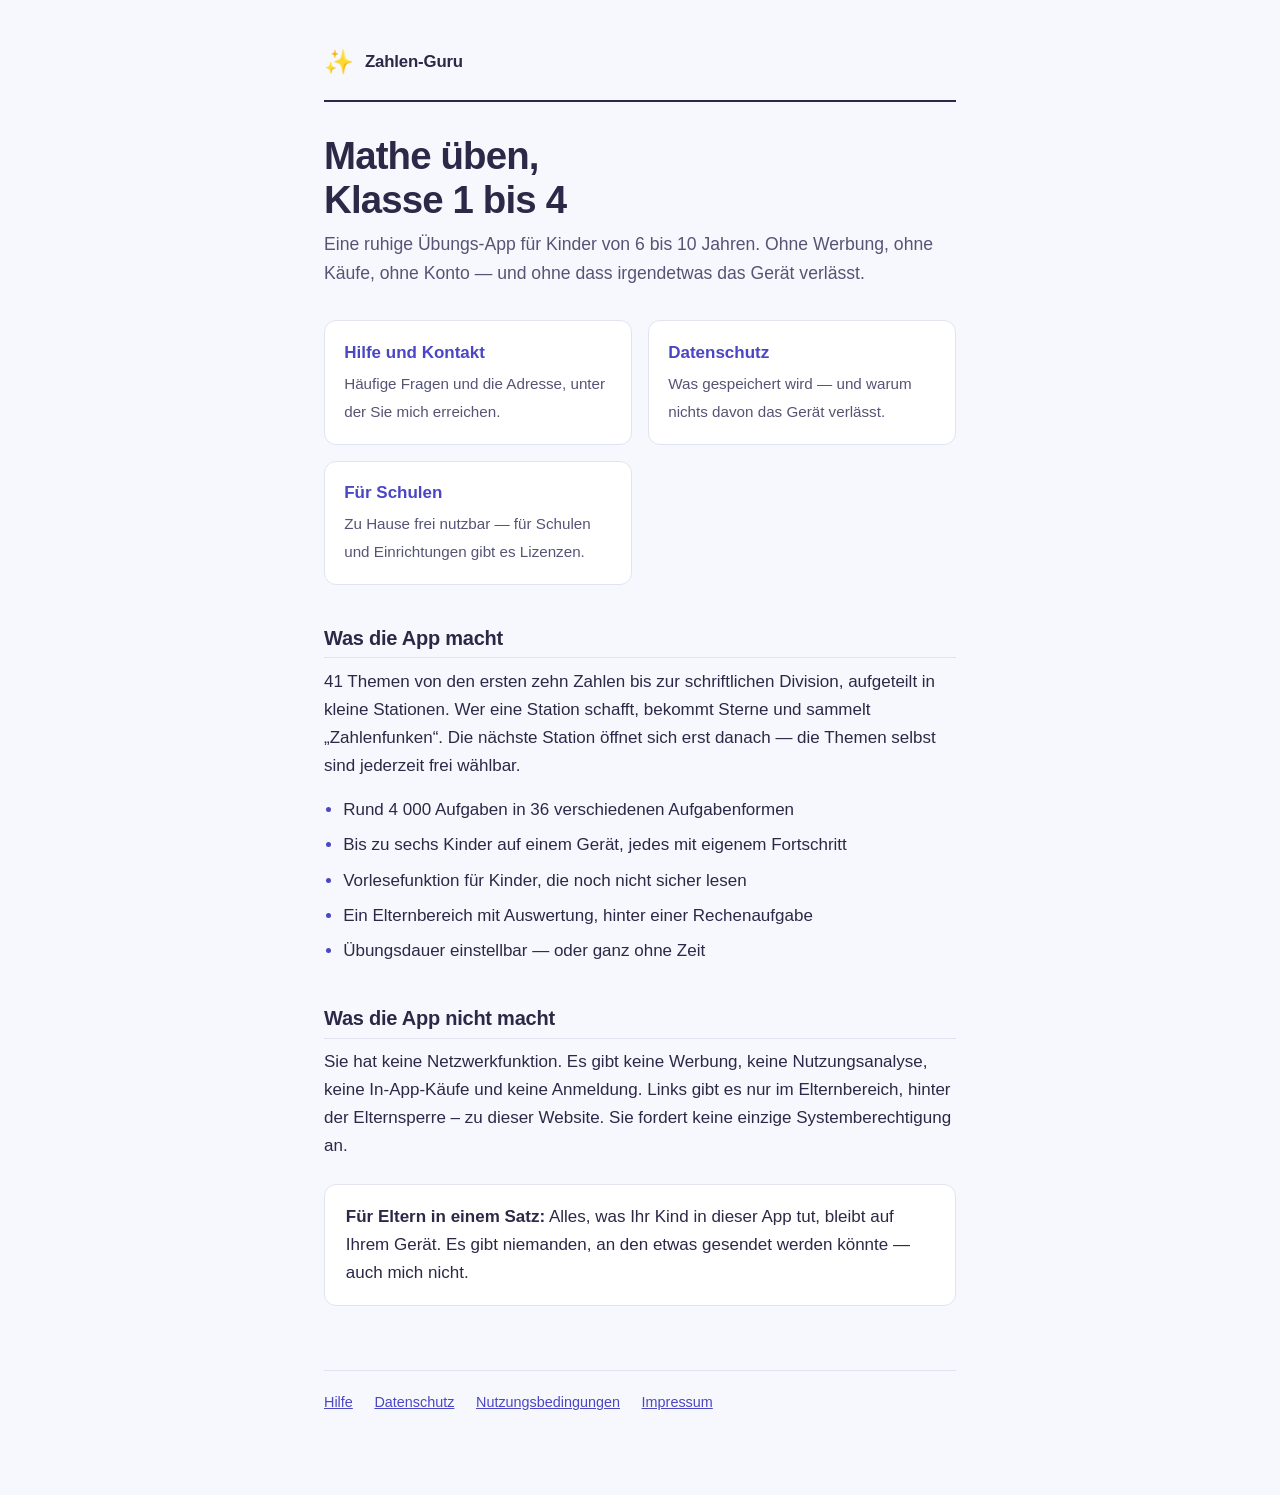
<file: index.html>
<!doctype html>
<html lang="de">
<head>
<meta charset="utf-8">
<meta name="viewport" content="width=device-width, initial-scale=1">
<title>Zahlen-Guru – Mathe üben, Klasse 1 bis 4</title>
<meta name="description" content="Zahlen-Guru ist eine Mathe-App für Kinder der Klassen 1 bis 4. Sie arbeitet vollständig offline und sammelt keine Daten.">
<link rel="stylesheet" href="stil.css">
</head>
<body>
<div class="blatt">

<header class="kopf">
  <a class="marke" href="index.html"><span class="stern">✨</span> Zahlen-Guru</a>
</header>

<h1>Mathe üben,<br>Klasse 1 bis 4</h1>
<p class="vorspann">Eine ruhige Übungs-App für Kinder von 6 bis 10 Jahren.
Ohne Werbung, ohne Käufe, ohne Konto — und ohne dass irgendetwas das Gerät verlässt.</p>

<div class="wege">
  <a class="weg" href="hilfe.html">
    <strong>Hilfe und Kontakt</strong>
    <span>Häufige Fragen und die Adresse, unter der Sie mich erreichen.</span>
  </a>
  <a class="weg" href="datenschutz.html">
    <strong>Datenschutz</strong>
    <span>Was gespeichert wird — und warum nichts davon das Gerät verlässt.</span>
  </a>
  <a class="weg" href="nutzungsbedingungen.html">
    <strong>Für Schulen</strong>
    <span>Zu Hause frei nutzbar — für Schulen und Einrichtungen gibt es Lizenzen.</span>
  </a>
</div>

<h2>Was die App macht</h2>
<p>41&nbsp;Themen von den ersten zehn Zahlen bis zur schriftlichen Division, aufgeteilt
in kleine Stationen. Wer eine Station schafft, bekommt Sterne und sammelt
„Zahlenfunken“. Die nächste Station öffnet sich erst danach — die Themen selbst
sind jederzeit frei wählbar.</p>

<ul>
  <li>Rund 4&nbsp;000 Aufgaben in 36 verschiedenen Aufgabenformen</li>
  <li>Bis zu sechs Kinder auf einem Gerät, jedes mit eigenem Fortschritt</li>
  <li>Vorlesefunktion für Kinder, die noch nicht sicher lesen</li>
  <li>Ein Elternbereich mit Auswertung, hinter einer Rechenaufgabe</li>
  <li>Übungsdauer einstellbar — oder ganz ohne Zeit</li>
</ul>

<h2>Was die App nicht macht</h2>
<p>Sie hat keine Netzwerkfunktion. Es gibt keine Werbung, keine Nutzungsanalyse,
keine In-App-Käufe und keine Anmeldung. Links gibt es nur im Elternbereich, hinter
der Elternsperre – zu dieser Website. Sie fordert
keine einzige Systemberechtigung an.</p>

<div class="karte">
  <p><strong>Für Eltern in einem Satz:</strong> Alles, was Ihr Kind in dieser App tut,
  bleibt auf Ihrem Gerät. Es gibt niemanden, an den etwas gesendet werden könnte —
  auch mich nicht.</p>
</div>

<footer>
  <a href="hilfe.html">Hilfe</a>
  <a href="datenschutz.html">Datenschutz</a>
  <a href="nutzungsbedingungen.html">Nutzungsbedingungen</a>
  <a href="impressum.html">Impressum</a>
</footer>

</div>
</body>
</html>
</file>
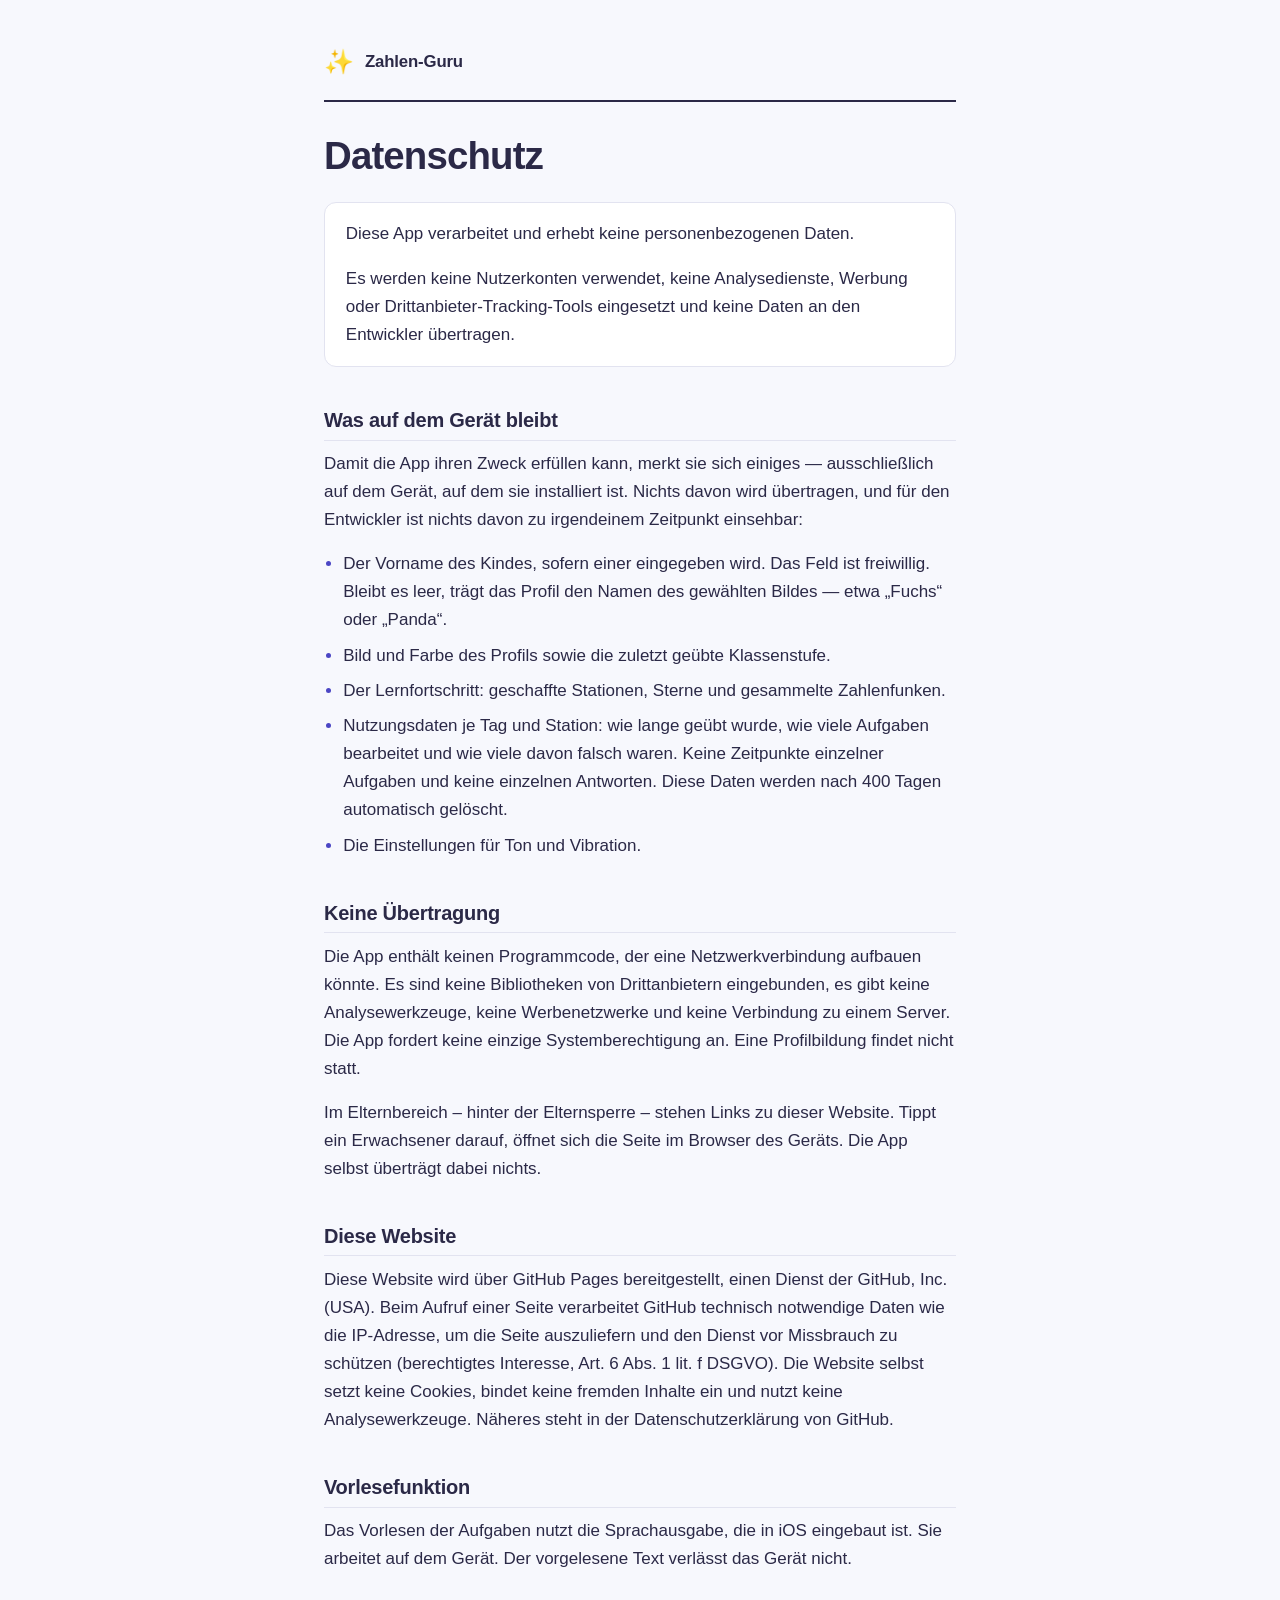
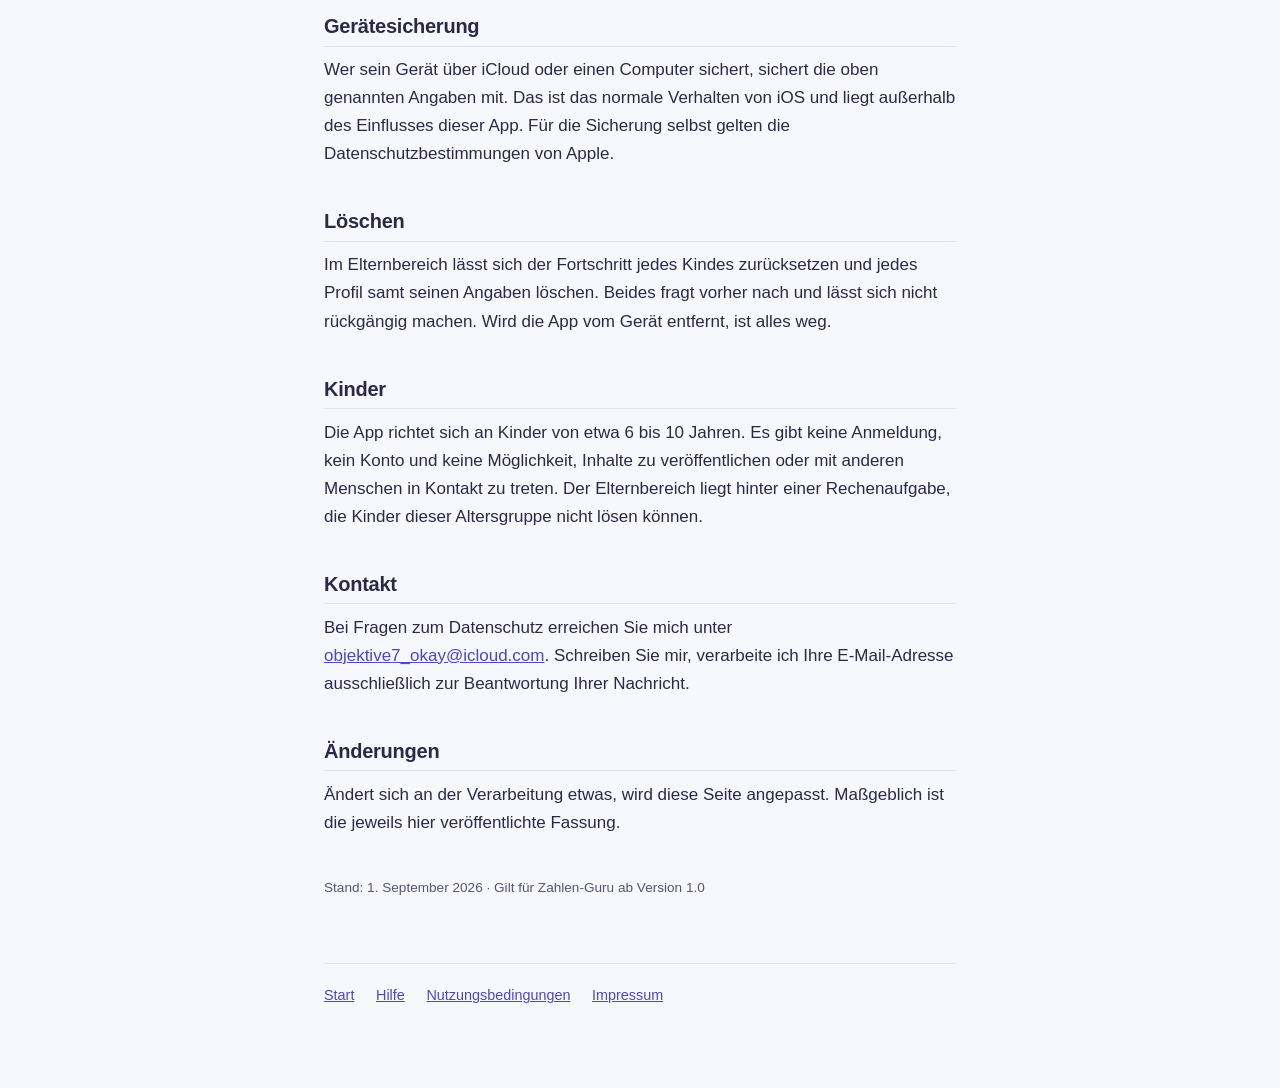
<file: datenschutz.html>
<!doctype html>
<html lang="de">
<head>
<meta charset="utf-8">
<meta name="viewport" content="width=device-width, initial-scale=1">
<title>Datenschutz – Zahlen-Guru</title>
<meta name="description" content="Datenschutzerklärung für die App Zahlen-Guru. Die App erhebt keine personenbezogenen Daten.">
<link rel="stylesheet" href="stil.css">
</head>
<body>
<div class="blatt">

<header class="kopf">
  <a class="marke" href="index.html"><span class="stern">✨</span> Zahlen-Guru</a>
</header>

<h1>Datenschutz</h1>

<div class="karte">
  <p>Diese App verarbeitet und erhebt keine personenbezogenen Daten.</p>
  <p>Es werden keine Nutzerkonten verwendet, keine Analysedienste, Werbung oder
  Drittanbieter-Tracking-Tools eingesetzt und keine Daten an den Entwickler
  übertragen.</p>
</div>

<h2>Was auf dem Gerät bleibt</h2>
<p>Damit die App ihren Zweck erfüllen kann, merkt sie sich einiges — ausschließlich
auf dem Gerät, auf dem sie installiert ist. Nichts davon wird übertragen, und für den
Entwickler ist nichts davon zu irgendeinem Zeitpunkt einsehbar:</p>

<ul>
  <li>Der Vorname des Kindes, sofern einer eingegeben wird. Das Feld ist freiwillig.
      Bleibt es leer, trägt das Profil den Namen des gewählten Bildes — etwa „Fuchs“
      oder „Panda“.</li>
  <li>Bild und Farbe des Profils sowie die zuletzt geübte Klassenstufe.</li>
  <li>Der Lernfortschritt: geschaffte Stationen, Sterne und gesammelte Zahlenfunken.</li>
  <li>Nutzungsdaten je Tag und Station: wie lange geübt wurde, wie viele Aufgaben
      bearbeitet und wie viele davon falsch waren. Keine Zeitpunkte einzelner Aufgaben
      und keine einzelnen Antworten. Diese Daten werden nach 400 Tagen automatisch
      gelöscht.</li>
  <li>Die Einstellungen für Ton und Vibration.</li>
</ul>

<h2>Keine Übertragung</h2>
<p>Die App enthält keinen Programmcode, der eine Netzwerkverbindung aufbauen könnte.
Es sind keine Bibliotheken von Drittanbietern eingebunden, es gibt keine
Analysewerkzeuge, keine Werbenetzwerke und keine Verbindung zu einem Server. Die App
fordert keine einzige Systemberechtigung an. Eine Profilbildung findet nicht statt.</p>
<p>Im Elternbereich – hinter der Elternsperre – stehen Links zu dieser Website. Tippt
ein Erwachsener darauf, öffnet sich die Seite im Browser des Geräts. Die App selbst
überträgt dabei nichts.</p>

<h2>Diese Website</h2>
<p>Diese Website wird über GitHub Pages bereitgestellt, einen Dienst der GitHub, Inc.
(USA). Beim Aufruf einer Seite verarbeitet GitHub technisch notwendige Daten wie die
IP-Adresse, um die Seite auszuliefern und den Dienst vor Missbrauch zu schützen
(berechtigtes Interesse, Art. 6 Abs. 1 lit. f DSGVO). Die Website selbst setzt keine
Cookies, bindet keine fremden Inhalte ein und nutzt keine Analysewerkzeuge. Näheres
steht in der Datenschutzerklärung von GitHub.</p>

<h2>Vorlesefunktion</h2>
<p>Das Vorlesen der Aufgaben nutzt die Sprachausgabe, die in iOS eingebaut ist. Sie
arbeitet auf dem Gerät. Der vorgelesene Text verlässt das Gerät nicht.</p>

<h2>Gerätesicherung</h2>
<p>Wer sein Gerät über iCloud oder einen Computer sichert, sichert die oben genannten
Angaben mit. Das ist das normale Verhalten von iOS und liegt außerhalb des Einflusses
dieser App. Für die Sicherung selbst gelten die Datenschutzbestimmungen von Apple.</p>

<h2>Löschen</h2>
<p>Im Elternbereich lässt sich der Fortschritt jedes Kindes zurücksetzen und jedes
Profil samt seinen Angaben löschen. Beides fragt vorher nach und lässt sich nicht
rückgängig machen. Wird die App vom Gerät entfernt, ist alles weg.</p>

<h2>Kinder</h2>
<p>Die App richtet sich an Kinder von etwa 6 bis 10 Jahren. Es gibt keine Anmeldung,
kein Konto und keine Möglichkeit, Inhalte zu veröffentlichen oder mit anderen Menschen
in Kontakt zu treten. Der Elternbereich liegt hinter einer Rechenaufgabe, die Kinder
dieser Altersgruppe nicht lösen können.</p>

<h2>Kontakt</h2>
<p>Bei Fragen zum Datenschutz erreichen Sie mich unter
<a href="mailto:objektive7_okay@icloud.com">objektive7_okay@icloud.com</a>.
Schreiben Sie mir, verarbeite ich Ihre E-Mail-Adresse ausschließlich zur Beantwortung
Ihrer Nachricht.</p>

<h2>Änderungen</h2>
<p>Ändert sich an der Verarbeitung etwas, wird diese Seite angepasst. Maßgeblich ist
die jeweils hier veröffentlichte Fassung.</p>

<p class="stand">Stand: 1. September 2026 · Gilt für Zahlen-Guru ab Version 1.0</p>

<footer>
  <a href="index.html">Start</a>
  <a href="hilfe.html">Hilfe</a>
  <a href="nutzungsbedingungen.html">Nutzungsbedingungen</a>
  <a href="impressum.html">Impressum</a>
</footer>

</div>
</body>
</html>
</file>
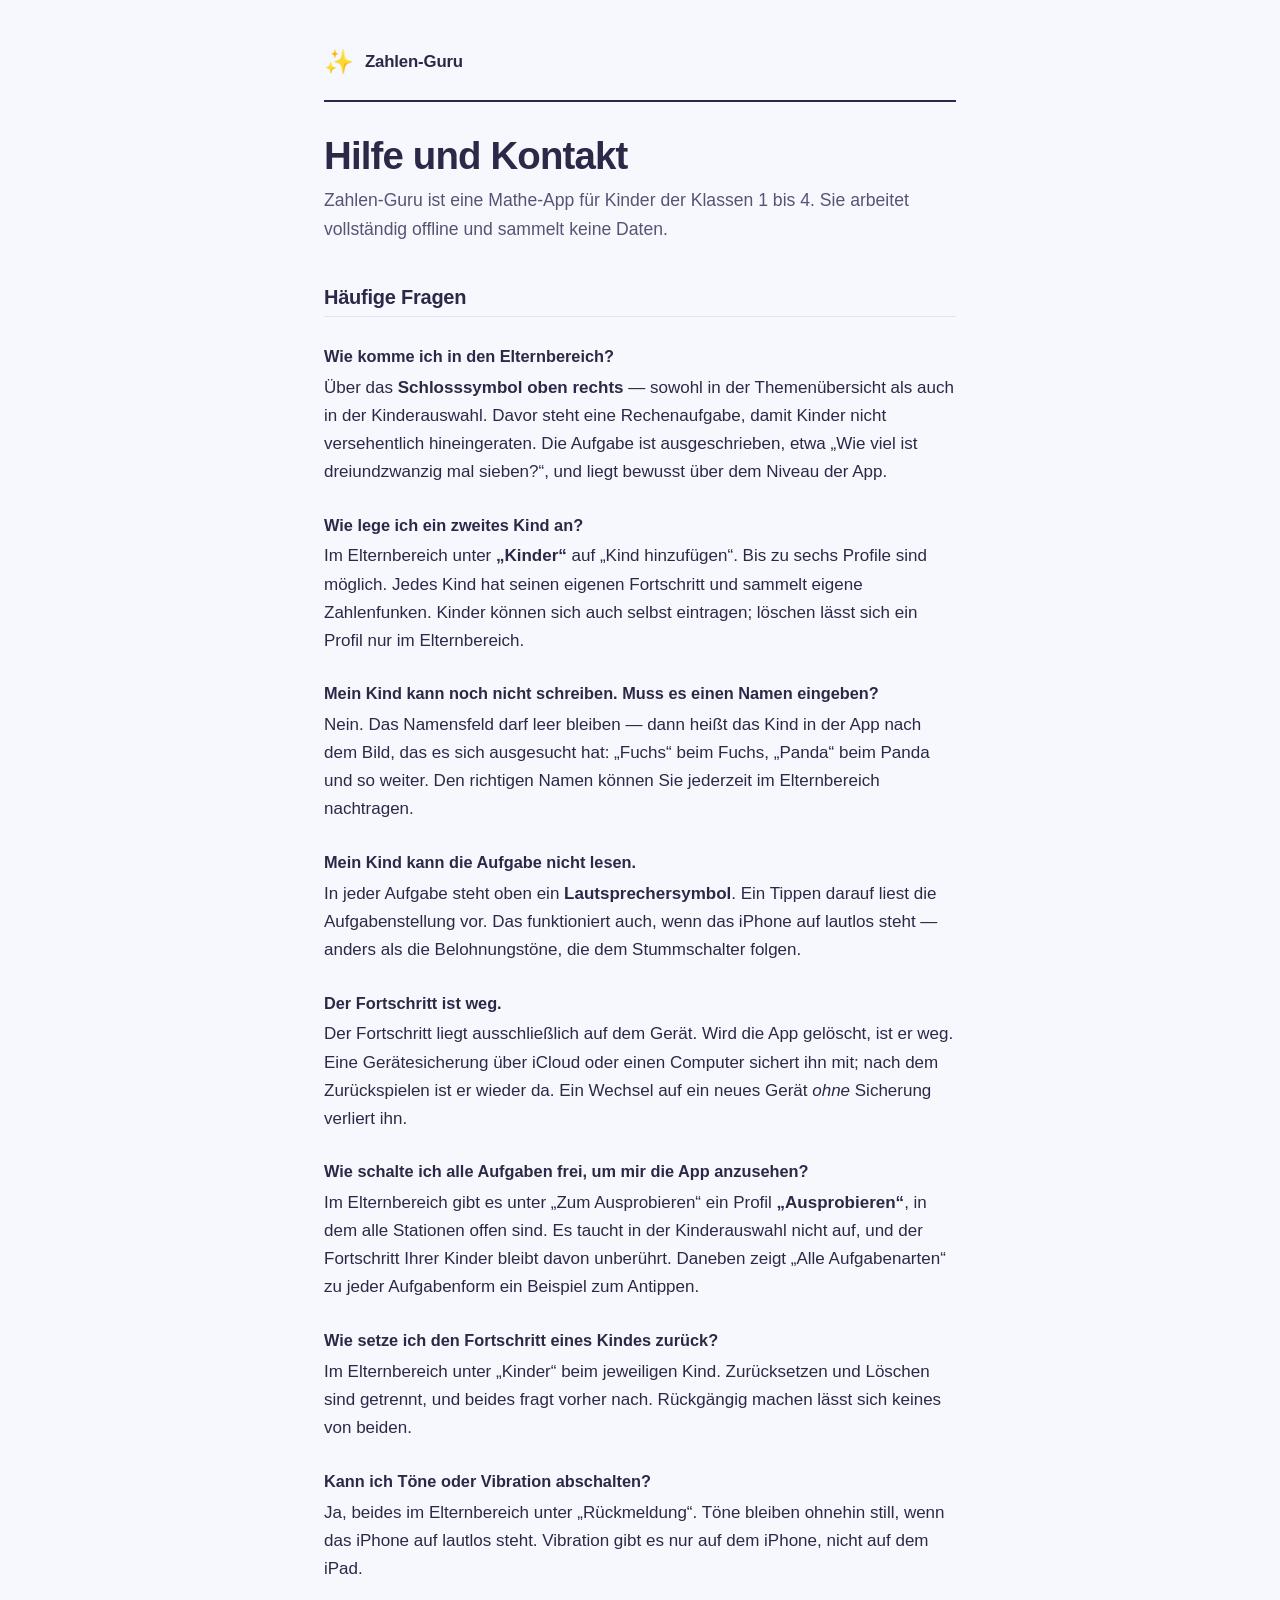
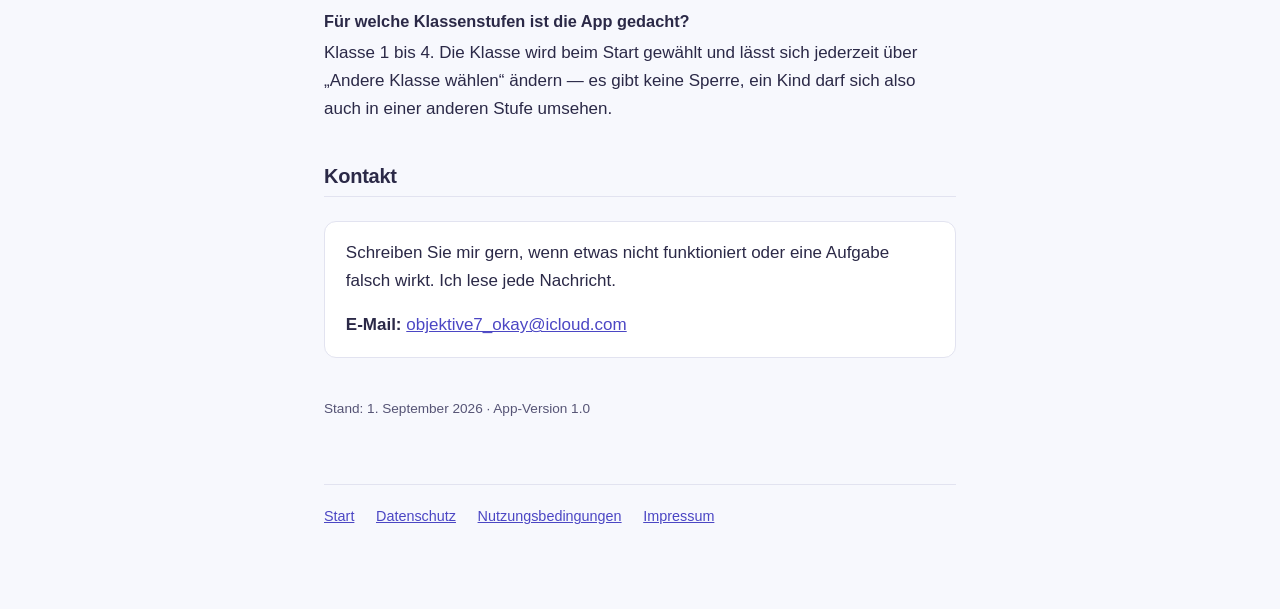
<file: hilfe.html>
<!doctype html>
<html lang="de">
<head>
<meta charset="utf-8">
<meta name="viewport" content="width=device-width, initial-scale=1">
<title>Hilfe und Kontakt – Zahlen-Guru</title>
<meta name="description" content="Häufige Fragen zu Zahlen-Guru und wie Sie Kontakt aufnehmen.">
<link rel="stylesheet" href="stil.css">
</head>
<body>
<div class="blatt">

<header class="kopf">
  <a class="marke" href="index.html"><span class="stern">✨</span> Zahlen-Guru</a>
</header>

<h1>Hilfe und Kontakt</h1>
<p class="vorspann">Zahlen-Guru ist eine Mathe-App für Kinder der Klassen 1 bis 4.
Sie arbeitet vollständig offline und sammelt keine Daten.</p>

<h2>Häufige Fragen</h2>

<h3>Wie komme ich in den Elternbereich?</h3>
<p>Über das <strong>Schlosssymbol oben rechts</strong> — sowohl in der Themenübersicht
als auch in der Kinderauswahl. Davor steht eine Rechenaufgabe, damit Kinder nicht
versehentlich hineingeraten. Die Aufgabe ist ausgeschrieben, etwa
„Wie viel ist dreiundzwanzig mal sieben?“, und liegt bewusst über dem Niveau der App.</p>

<h3>Wie lege ich ein zweites Kind an?</h3>
<p>Im Elternbereich unter <strong>„Kinder“</strong> auf „Kind hinzufügen“. Bis zu sechs
Profile sind möglich. Jedes Kind hat seinen eigenen Fortschritt und sammelt eigene
Zahlenfunken. Kinder können sich auch selbst eintragen; löschen lässt sich ein Profil
nur im Elternbereich.</p>

<h3>Mein Kind kann noch nicht schreiben. Muss es einen Namen eingeben?</h3>
<p>Nein. Das Namensfeld darf leer bleiben — dann heißt das Kind in der App nach dem
Bild, das es sich ausgesucht hat: „Fuchs“ beim Fuchs, „Panda“ beim Panda und so
weiter. Den richtigen Namen können Sie jederzeit im Elternbereich nachtragen.</p>

<h3>Mein Kind kann die Aufgabe nicht lesen.</h3>
<p>In jeder Aufgabe steht oben ein <strong>Lautsprechersymbol</strong>. Ein Tippen darauf
liest die Aufgabenstellung vor. Das funktioniert auch, wenn das iPhone auf lautlos
steht — anders als die Belohnungstöne, die dem Stummschalter folgen.</p>

<h3>Der Fortschritt ist weg.</h3>
<p>Der Fortschritt liegt ausschließlich auf dem Gerät. Wird die App gelöscht, ist er
weg. Eine Gerätesicherung über iCloud oder einen Computer sichert ihn mit; nach dem
Zurückspielen ist er wieder da. Ein Wechsel auf ein neues Gerät <em>ohne</em> Sicherung
verliert ihn.</p>

<h3>Wie schalte ich alle Aufgaben frei, um mir die App anzusehen?</h3>
<p>Im Elternbereich gibt es unter „Zum Ausprobieren“ ein Profil <strong>„Ausprobieren“</strong>,
in dem alle Stationen offen sind. Es taucht in der Kinderauswahl nicht auf, und der
Fortschritt Ihrer Kinder bleibt davon unberührt. Daneben zeigt „Alle Aufgabenarten“
zu jeder Aufgabenform ein Beispiel zum Antippen.</p>

<h3>Wie setze ich den Fortschritt eines Kindes zurück?</h3>
<p>Im Elternbereich unter „Kinder“ beim jeweiligen Kind. Zurücksetzen und Löschen sind
getrennt, und beides fragt vorher nach. Rückgängig machen lässt sich keines von beiden.</p>

<h3>Kann ich Töne oder Vibration abschalten?</h3>
<p>Ja, beides im Elternbereich unter „Rückmeldung“. Töne bleiben ohnehin still, wenn
das iPhone auf lautlos steht. Vibration gibt es nur auf dem iPhone, nicht auf dem iPad.</p>

<h3>Für welche Klassenstufen ist die App gedacht?</h3>
<p>Klasse 1 bis 4. Die Klasse wird beim Start gewählt und lässt sich jederzeit über
„Andere Klasse wählen“ ändern — es gibt keine Sperre, ein Kind darf sich also auch
in einer anderen Stufe umsehen.</p>

<h2>Kontakt</h2>
<div class="karte">
  <p>Schreiben Sie mir gern, wenn etwas nicht funktioniert oder eine Aufgabe falsch
  wirkt. Ich lese jede Nachricht.</p>
  <p><strong>E-Mail:</strong> <a href="mailto:objektive7_okay@icloud.com">objektive7_okay@icloud.com</a></p>
</div>

<p class="stand">Stand: 1. September 2026 · App-Version 1.0</p>

<footer>
  <a href="index.html">Start</a>
  <a href="datenschutz.html">Datenschutz</a>
  <a href="nutzungsbedingungen.html">Nutzungsbedingungen</a>
  <a href="impressum.html">Impressum</a>
</footer>

</div>
</body>
</html>
</file>
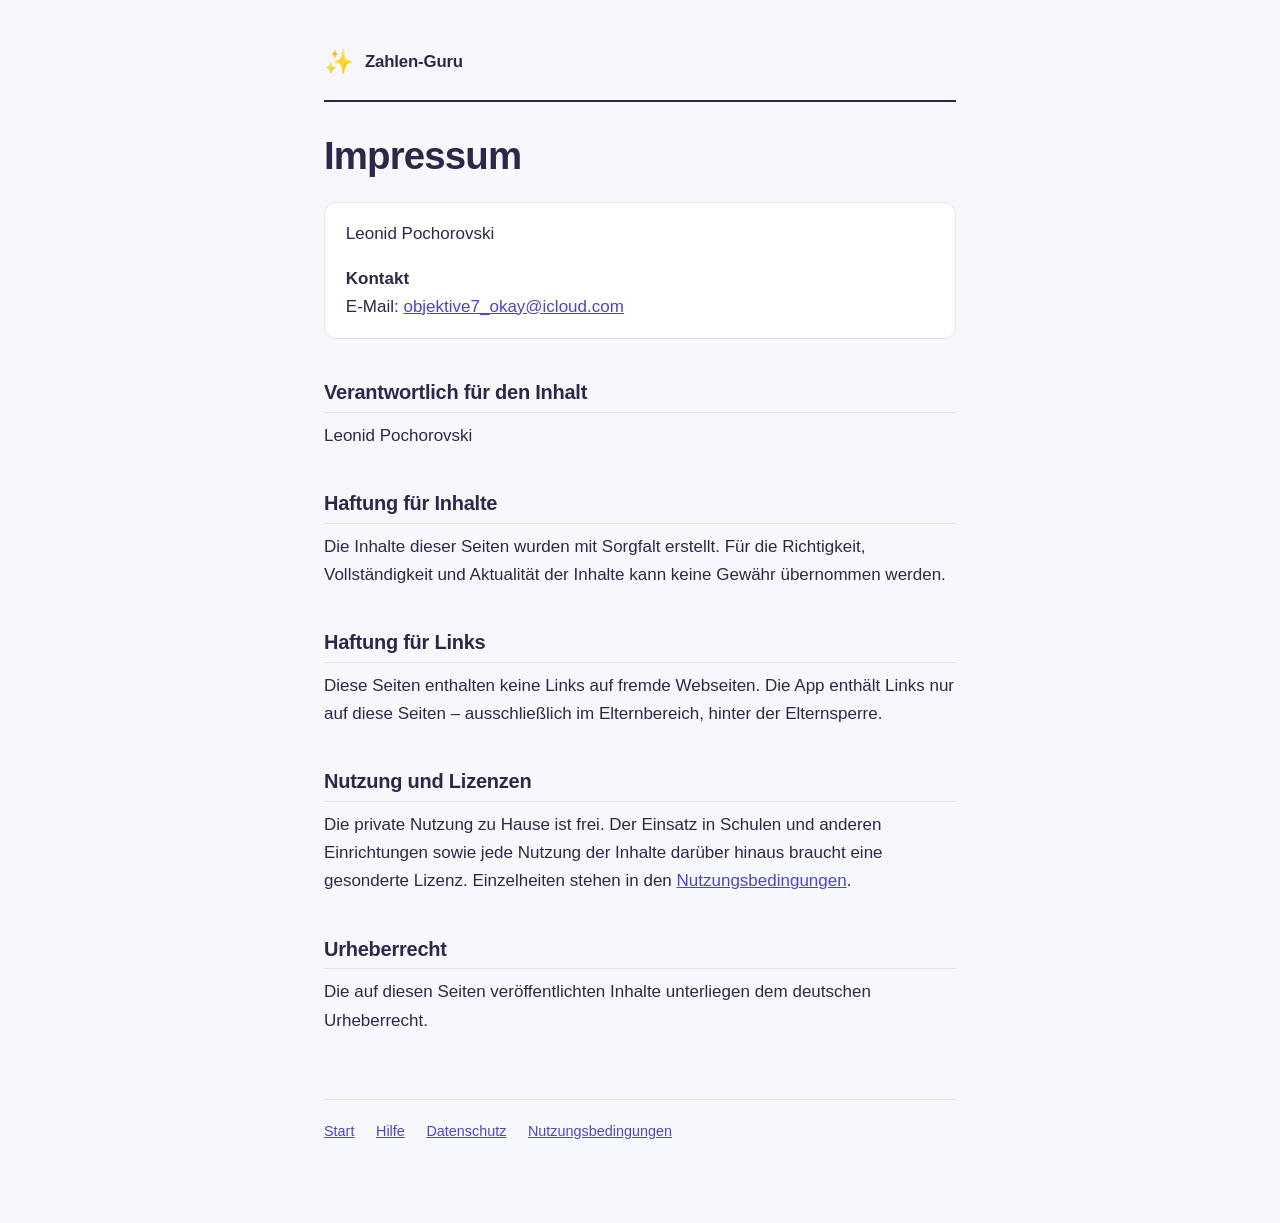
<file: impressum.html>
<!doctype html>
<html lang="de">
<head>
<meta charset="utf-8">
<meta name="viewport" content="width=device-width, initial-scale=1">
<title>Impressum – Zahlen-Guru</title>
<link rel="stylesheet" href="stil.css">
</head>
<body>
<div class="blatt">

<header class="kopf">
  <a class="marke" href="index.html"><span class="stern">✨</span> Zahlen-Guru</a>
</header>

<h1>Impressum</h1>

<div class="karte">
  <p>Leonid Pochorovski</p>
  <p><strong>Kontakt</strong><br>
     E-Mail: <a href="mailto:objektive7_okay@icloud.com">objektive7_okay@icloud.com</a></p>
</div>

<h2>Verantwortlich für den Inhalt</h2>
<p>Leonid Pochorovski</p>

<h2>Haftung für Inhalte</h2>
<p>Die Inhalte dieser Seiten wurden mit Sorgfalt erstellt. Für die Richtigkeit,
Vollständigkeit und Aktualität der Inhalte kann keine Gewähr übernommen werden.</p>

<h2>Haftung für Links</h2>
<p>Diese Seiten enthalten keine Links auf fremde Webseiten. Die App enthält Links nur
auf diese Seiten – ausschließlich im Elternbereich, hinter der Elternsperre.</p>

<h2>Nutzung und Lizenzen</h2>
<p>Die private Nutzung zu Hause ist frei. Der Einsatz in Schulen und anderen
Einrichtungen sowie jede Nutzung der Inhalte darüber hinaus braucht eine gesonderte
Lizenz. Einzelheiten stehen in den <a href="nutzungsbedingungen.html">Nutzungsbedingungen</a>.</p>

<h2>Urheberrecht</h2>
<p>Die auf diesen Seiten veröffentlichten Inhalte unterliegen dem deutschen
Urheberrecht.</p>

<footer>
  <a href="index.html">Start</a>
  <a href="hilfe.html">Hilfe</a>
  <a href="datenschutz.html">Datenschutz</a>
  <a href="nutzungsbedingungen.html">Nutzungsbedingungen</a>
</footer>

</div>
</body>
</html>
</file>
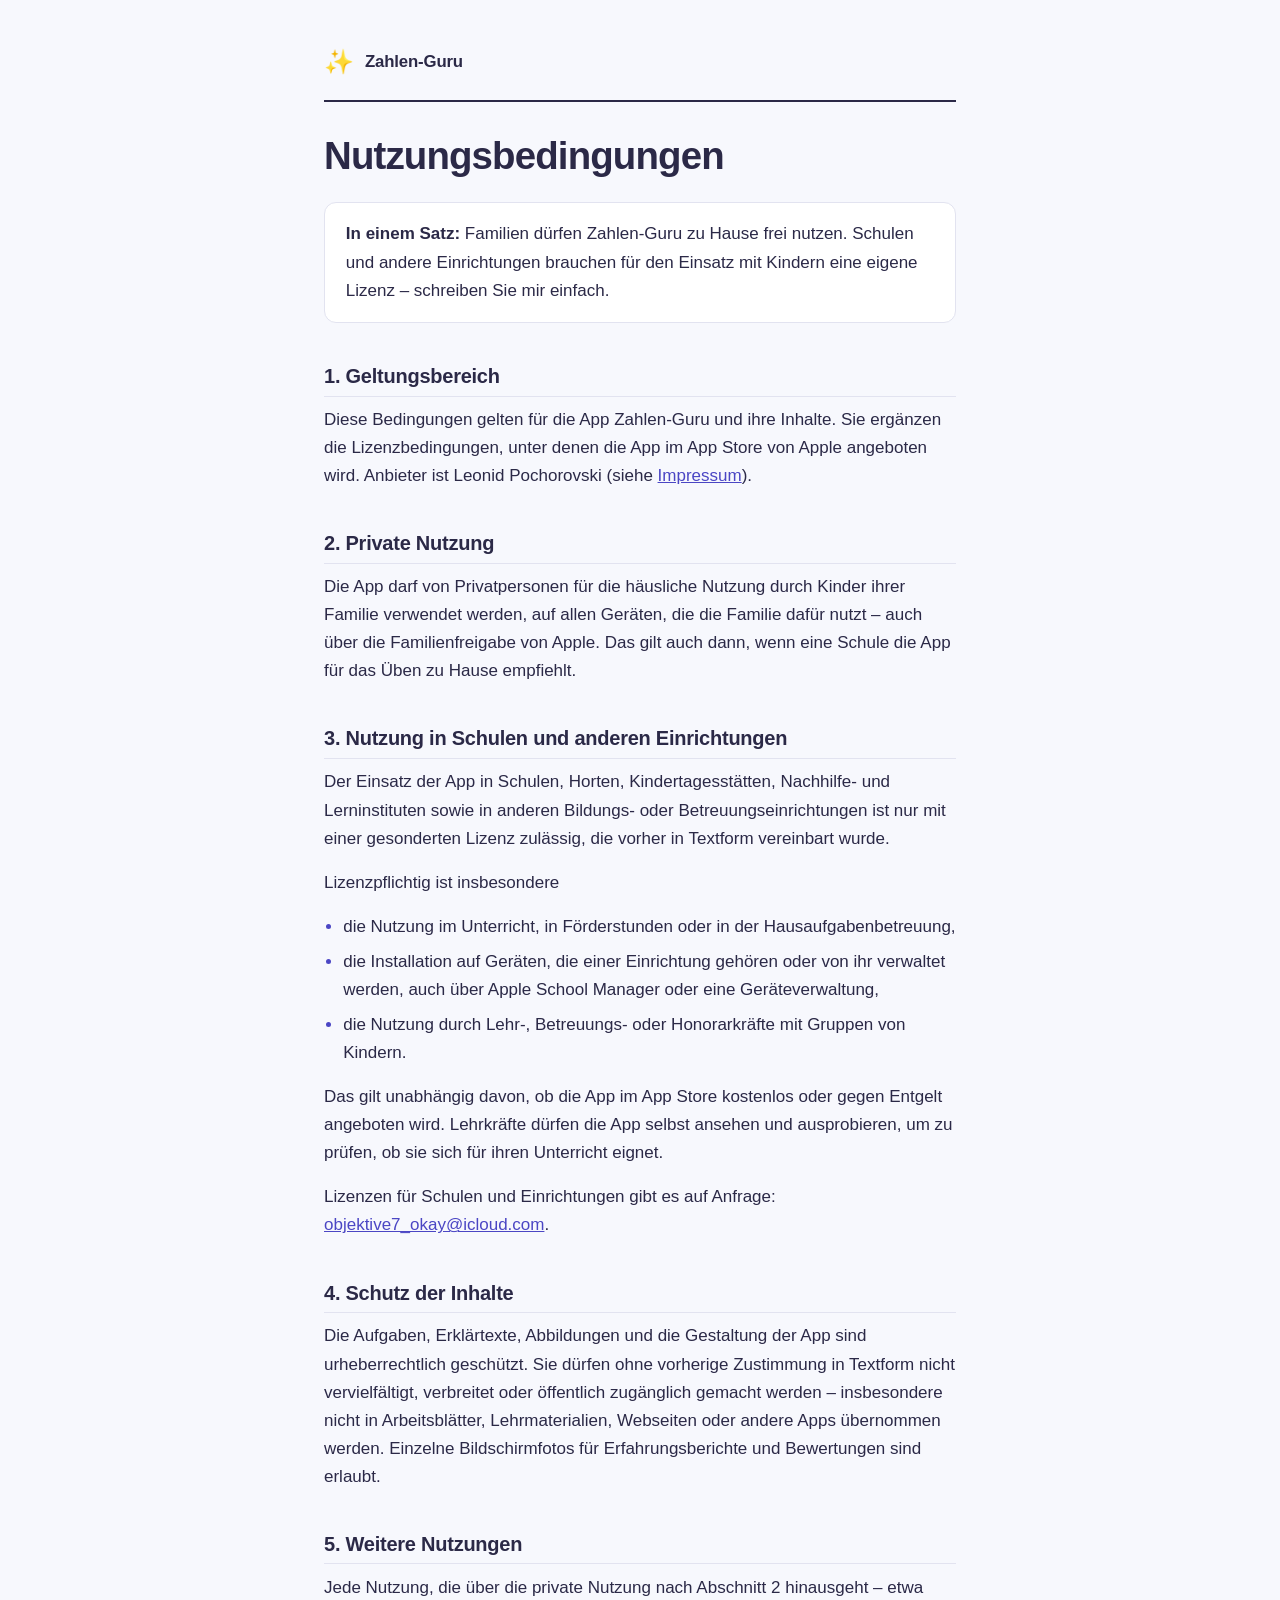
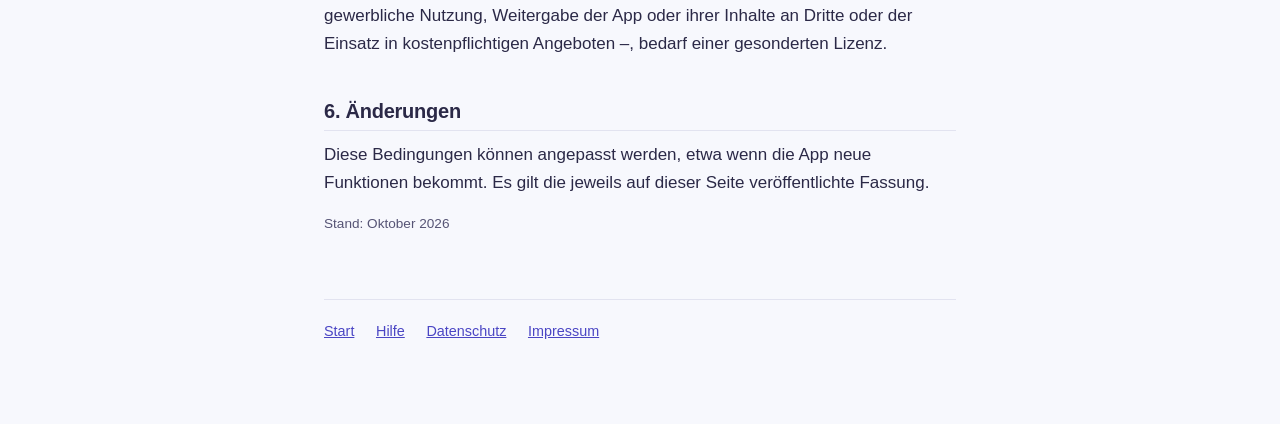
<file: nutzungsbedingungen.html>
<!doctype html>
<html lang="de">
<head>
<meta charset="utf-8">
<meta name="viewport" content="width=device-width, initial-scale=1">
<title>Nutzungsbedingungen – Zahlen-Guru</title>
<meta name="description" content="Nutzungs- und Lizenzbedingungen für die App Zahlen-Guru – private Nutzung, Nutzung in Schulen und Einrichtungen, Schutz der Inhalte.">
<link rel="stylesheet" href="stil.css">
</head>
<body>
<div class="blatt">

<header class="kopf">
  <a class="marke" href="index.html"><span class="stern">✨</span> Zahlen-Guru</a>
</header>

<h1>Nutzungsbedingungen</h1>

<div class="karte">
  <p><strong>In einem Satz:</strong> Familien dürfen Zahlen-Guru zu Hause frei nutzen.
  Schulen und andere Einrichtungen brauchen für den Einsatz mit Kindern eine eigene
  Lizenz – schreiben Sie mir einfach.</p>
</div>

<h2>1. Geltungsbereich</h2>
<p>Diese Bedingungen gelten für die App Zahlen-Guru und ihre Inhalte. Sie ergänzen
die Lizenzbedingungen, unter denen die App im App Store von Apple angeboten wird.
Anbieter ist Leonid Pochorovski (siehe <a href="impressum.html">Impressum</a>).</p>

<h2>2. Private Nutzung</h2>
<p>Die App darf von Privatpersonen für die häusliche Nutzung durch Kinder ihrer
Familie verwendet werden, auf allen Geräten, die die Familie dafür nutzt – auch über
die Familienfreigabe von Apple. Das gilt auch dann, wenn eine Schule die App für das
Üben zu Hause empfiehlt.</p>

<h2>3. Nutzung in Schulen und anderen Einrichtungen</h2>
<p>Der Einsatz der App in Schulen, Horten, Kindertagesstätten, Nachhilfe- und
Lerninstituten sowie in anderen Bildungs- oder Betreuungseinrichtungen ist nur mit
einer gesonderten Lizenz zulässig, die vorher in Textform vereinbart wurde.</p>
<p>Lizenzpflichtig ist insbesondere</p>
<ul>
  <li>die Nutzung im Unterricht, in Förderstunden oder in der Hausaufgabenbetreuung,</li>
  <li>die Installation auf Geräten, die einer Einrichtung gehören oder von ihr verwaltet
      werden, auch über Apple School Manager oder eine Geräteverwaltung,</li>
  <li>die Nutzung durch Lehr-, Betreuungs- oder Honorarkräfte mit Gruppen von Kindern.</li>
</ul>
<p>Das gilt unabhängig davon, ob die App im App Store kostenlos oder gegen Entgelt
angeboten wird. Lehrkräfte dürfen die App selbst ansehen und ausprobieren, um zu
prüfen, ob sie sich für ihren Unterricht eignet.</p>
<p>Lizenzen für Schulen und Einrichtungen gibt es auf Anfrage:
<a href="mailto:objektive7_okay@icloud.com?subject=Lizenz%20Zahlen-Guru">objektive7_okay@icloud.com</a>.</p>

<h2>4. Schutz der Inhalte</h2>
<p>Die Aufgaben, Erklärtexte, Abbildungen und die Gestaltung der App sind urheberrechtlich
geschützt. Sie dürfen ohne vorherige Zustimmung in Textform nicht vervielfältigt,
verbreitet oder öffentlich zugänglich gemacht werden – insbesondere nicht in
Arbeitsblätter, Lehrmaterialien, Webseiten oder andere Apps übernommen werden.
Einzelne Bildschirmfotos für Erfahrungsberichte und Bewertungen sind erlaubt.</p>

<h2>5. Weitere Nutzungen</h2>
<p>Jede Nutzung, die über die private Nutzung nach Abschnitt 2 hinausgeht – etwa
gewerbliche Nutzung, Weitergabe der App oder ihrer Inhalte an Dritte oder der Einsatz
in kostenpflichtigen Angeboten –, bedarf einer gesonderten Lizenz.</p>

<h2>6. Änderungen</h2>
<p>Diese Bedingungen können angepasst werden, etwa wenn die App neue Funktionen
bekommt. Es gilt die jeweils auf dieser Seite veröffentlichte Fassung.</p>

<p class="klein">Stand: Oktober 2026</p>

<footer>
  <a href="index.html">Start</a>
  <a href="hilfe.html">Hilfe</a>
  <a href="datenschutz.html">Datenschutz</a>
  <a href="impressum.html">Impressum</a>
</footer>

</div>
</body>
</html>
</file>
<file: stil.css>
/* Zahlen-Guru – gemeinsames Aussehen aller Seiten.
   Bewusst eine einzige Datei ohne Fremdbestandteile: Die Seiten müssen
   auch in zehn Jahren noch laden, wenn kein Dienst mehr erreichbar ist. */

:root {
  --grund:   #F7F8FD;
  --karte:   #FFFFFF;
  --tinte:   #2B2947;
  --leise:   #565475;
  --linie:   #E2E3F0;
  --indigo:  #4B46C4;
  --gold:    #8C5A02;
}

@media (prefers-color-scheme: dark) {
  :root {
    --grund:  #16152A;
    --karte:  #1E1D36;
    --tinte:  #ECEBF7;
    --leise:  #A6A3C4;
    --linie:  #2E2C4A;
    --indigo: #A6A2FA;
    --gold:   #E0AE55;
  }
}

* { box-sizing: border-box; }

body {
  margin: 0;
  background: var(--grund);
  color: var(--tinte);
  font-family: -apple-system, BlinkMacSystemFont, "Segoe UI", Roboto,
               "Helvetica Neue", Arial, sans-serif;
  font-size: 17px;
  line-height: 1.65;
  -webkit-text-size-adjust: 100%;
}

.blatt {
  max-width: 42rem;
  margin: 0 auto;
  padding: 0 1.25rem 5rem;
}

header.kopf {
  padding: 3rem 0 1.5rem;
  border-bottom: 2px solid var(--tinte);
  margin-bottom: 2rem;
}

.marke {
  display: flex;
  align-items: center;
  gap: .7rem;
  font-weight: 700;
  font-size: 1.05rem;
  letter-spacing: -.01em;
  text-decoration: none;
  color: var(--tinte);
}

.marke .stern { font-size: 1.5rem; line-height: 1; }

h1 {
  font-size: clamp(1.75rem, 5vw, 2.4rem);
  line-height: 1.15;
  letter-spacing: -.022em;
  margin: 1.75rem 0 .5rem;
  text-wrap: balance;
}

h2 {
  font-size: 1.25rem;
  line-height: 1.3;
  letter-spacing: -.012em;
  margin: 2.5rem 0 .6rem;
  padding-bottom: .4rem;
  border-bottom: 1px solid var(--linie);
}

h3 {
  font-size: 1.02rem;
  margin: 1.6rem 0 .25rem;
}

p { margin: 0 0 1rem; }

.vorspann {
  font-size: 1.1rem;
  color: var(--leise);
  margin-bottom: 0;
}

ul { padding-left: 1.2rem; margin: 0 0 1rem; }
li { margin-bottom: .45rem; }
li::marker { color: var(--indigo); }

a { color: var(--indigo); }
a:focus-visible { outline: 2px solid var(--indigo); outline-offset: 2px; }

.karte {
  background: var(--karte);
  border: 1px solid var(--linie);
  border-radius: 12px;
  padding: 1.1rem 1.3rem;
  margin: 1.5rem 0;
}

.karte p:last-child { margin-bottom: 0; }

/* Was noch ausgefüllt werden muss – im Quelltext nicht zu übersehen. */
.luecke {
  background: #FFF3C4;
  color: #6B4A00;
  border: 1px dashed #C79A1A;
  border-radius: 4px;
  padding: .1em .45em;
  font-weight: 600;
}

@media (prefers-color-scheme: dark) {
  .luecke { background: #3B2E08; color: #F0D48A; border-color: #7A6220; }
}

.wege {
  display: grid;
  grid-template-columns: repeat(auto-fit, minmax(15rem, 1fr));
  gap: 1rem;
  margin: 2rem 0;
}

.weg {
  display: block;
  background: var(--karte);
  border: 1px solid var(--linie);
  border-radius: 12px;
  padding: 1.1rem 1.2rem;
  text-decoration: none;
  color: var(--tinte);
}

.weg:hover { border-color: var(--indigo); }
.weg strong { display: block; color: var(--indigo); margin-bottom: .2rem; }
.weg span { font-size: .95rem; color: var(--leise); }

footer {
  margin-top: 4rem;
  padding-top: 1.25rem;
  border-top: 1px solid var(--linie);
  font-size: .9rem;
  color: var(--leise);
}

footer a { margin-right: 1.1rem; }

.stand {
  font-size: .85rem;
  color: var(--leise);
  margin-top: 2.5rem;
}

.klein { font-size: .85rem; color: var(--leise); }
</file>
